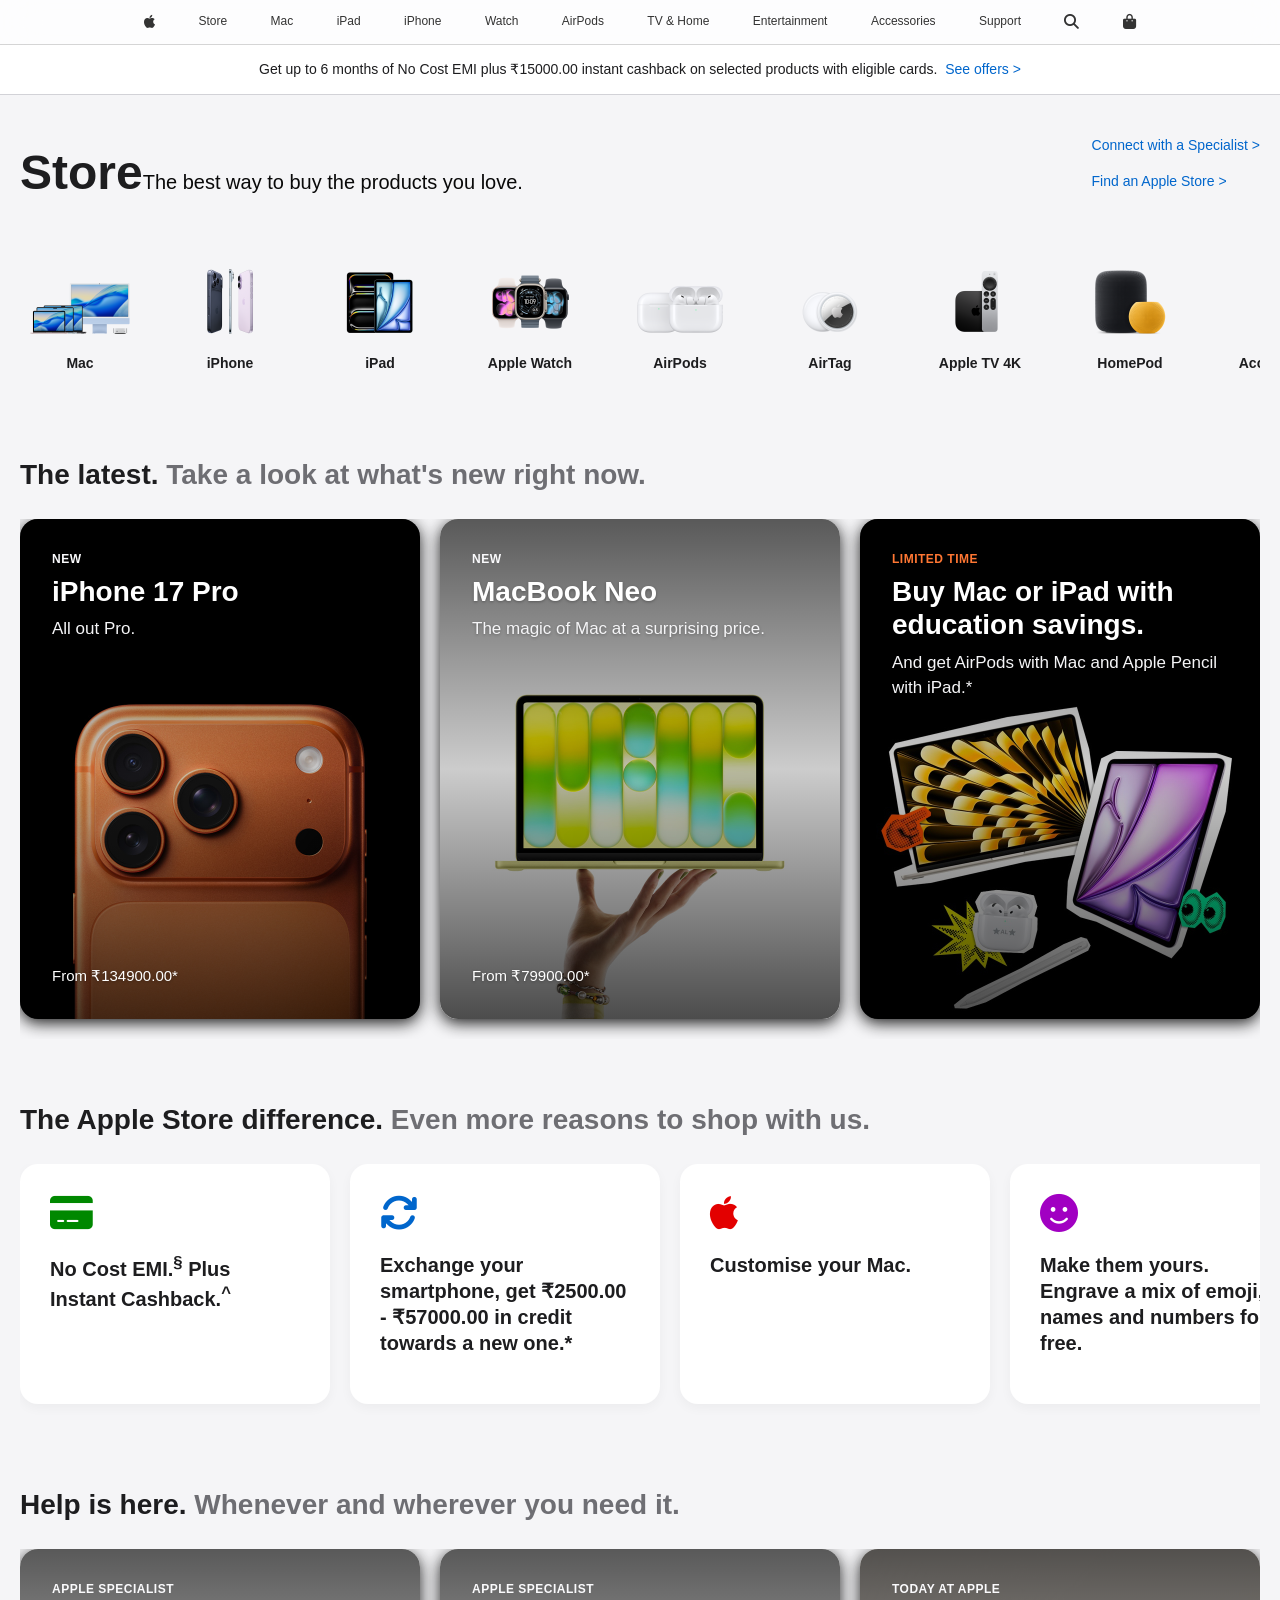
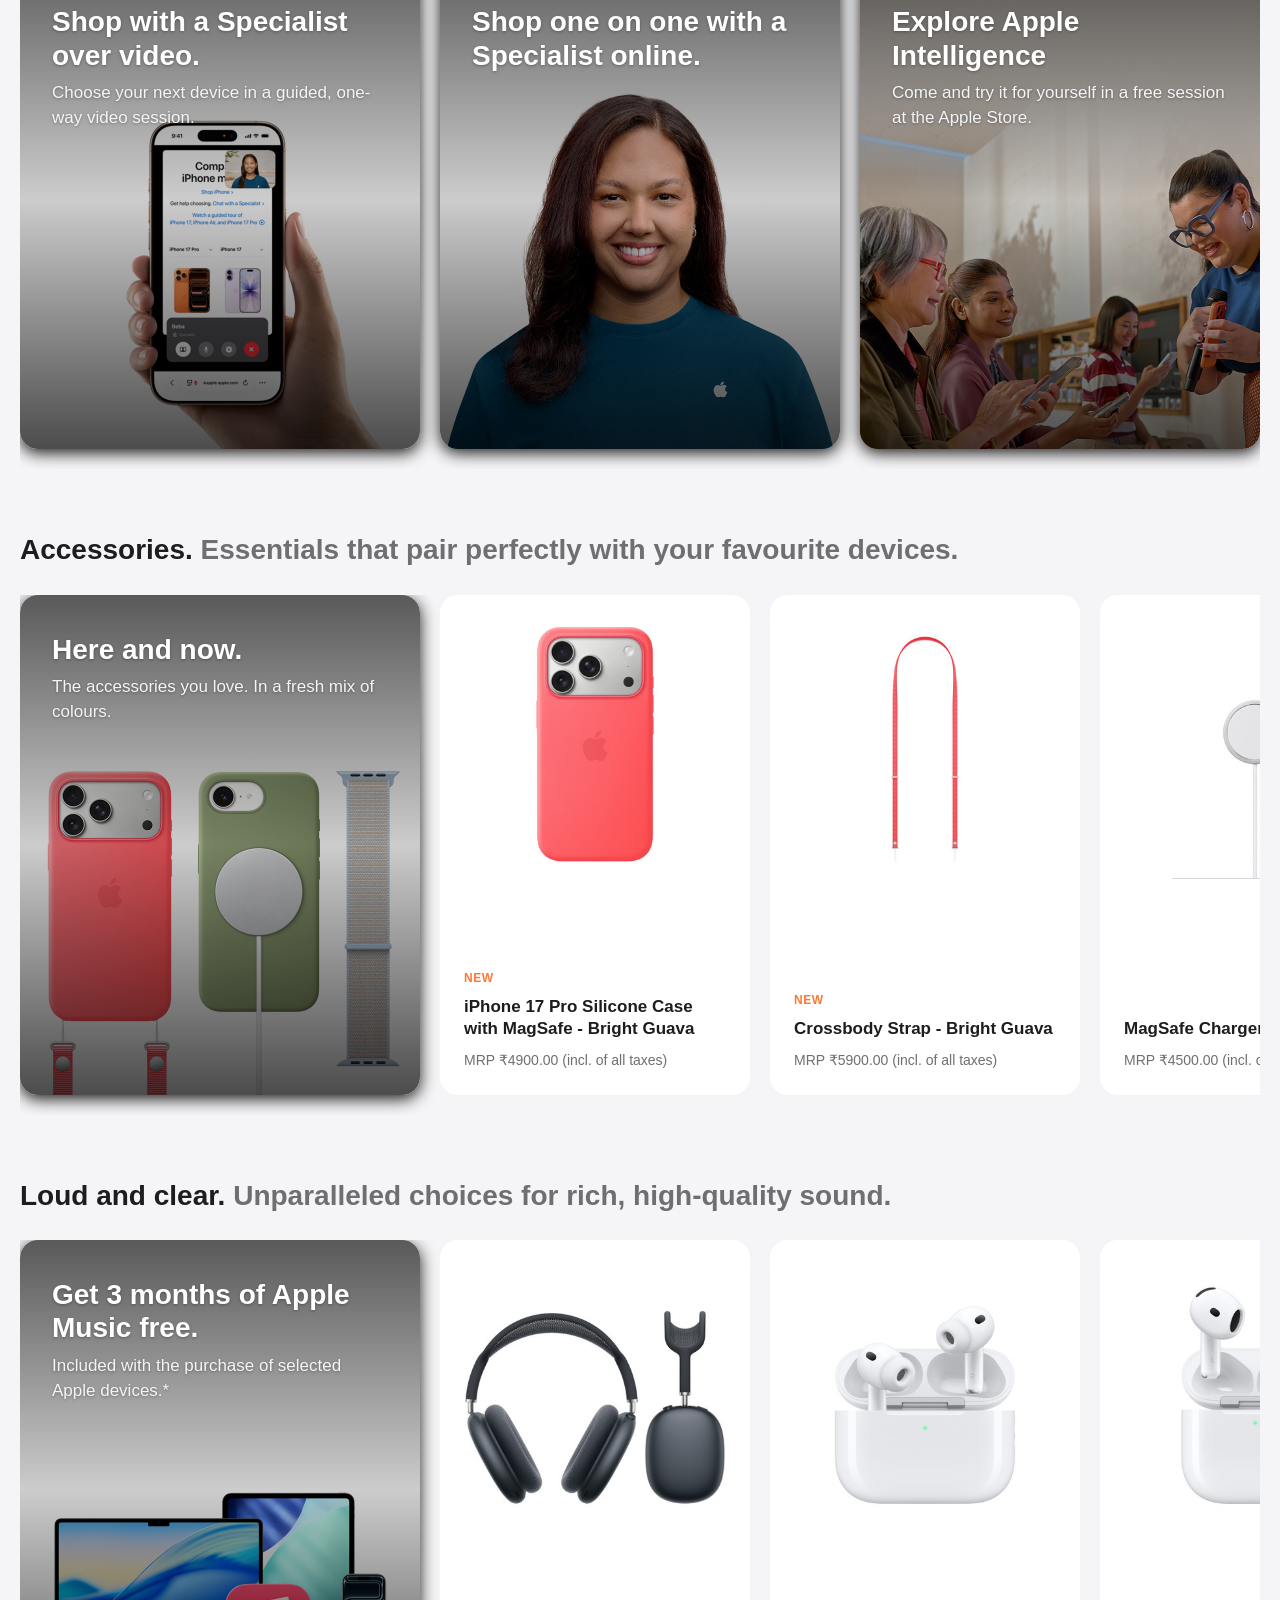
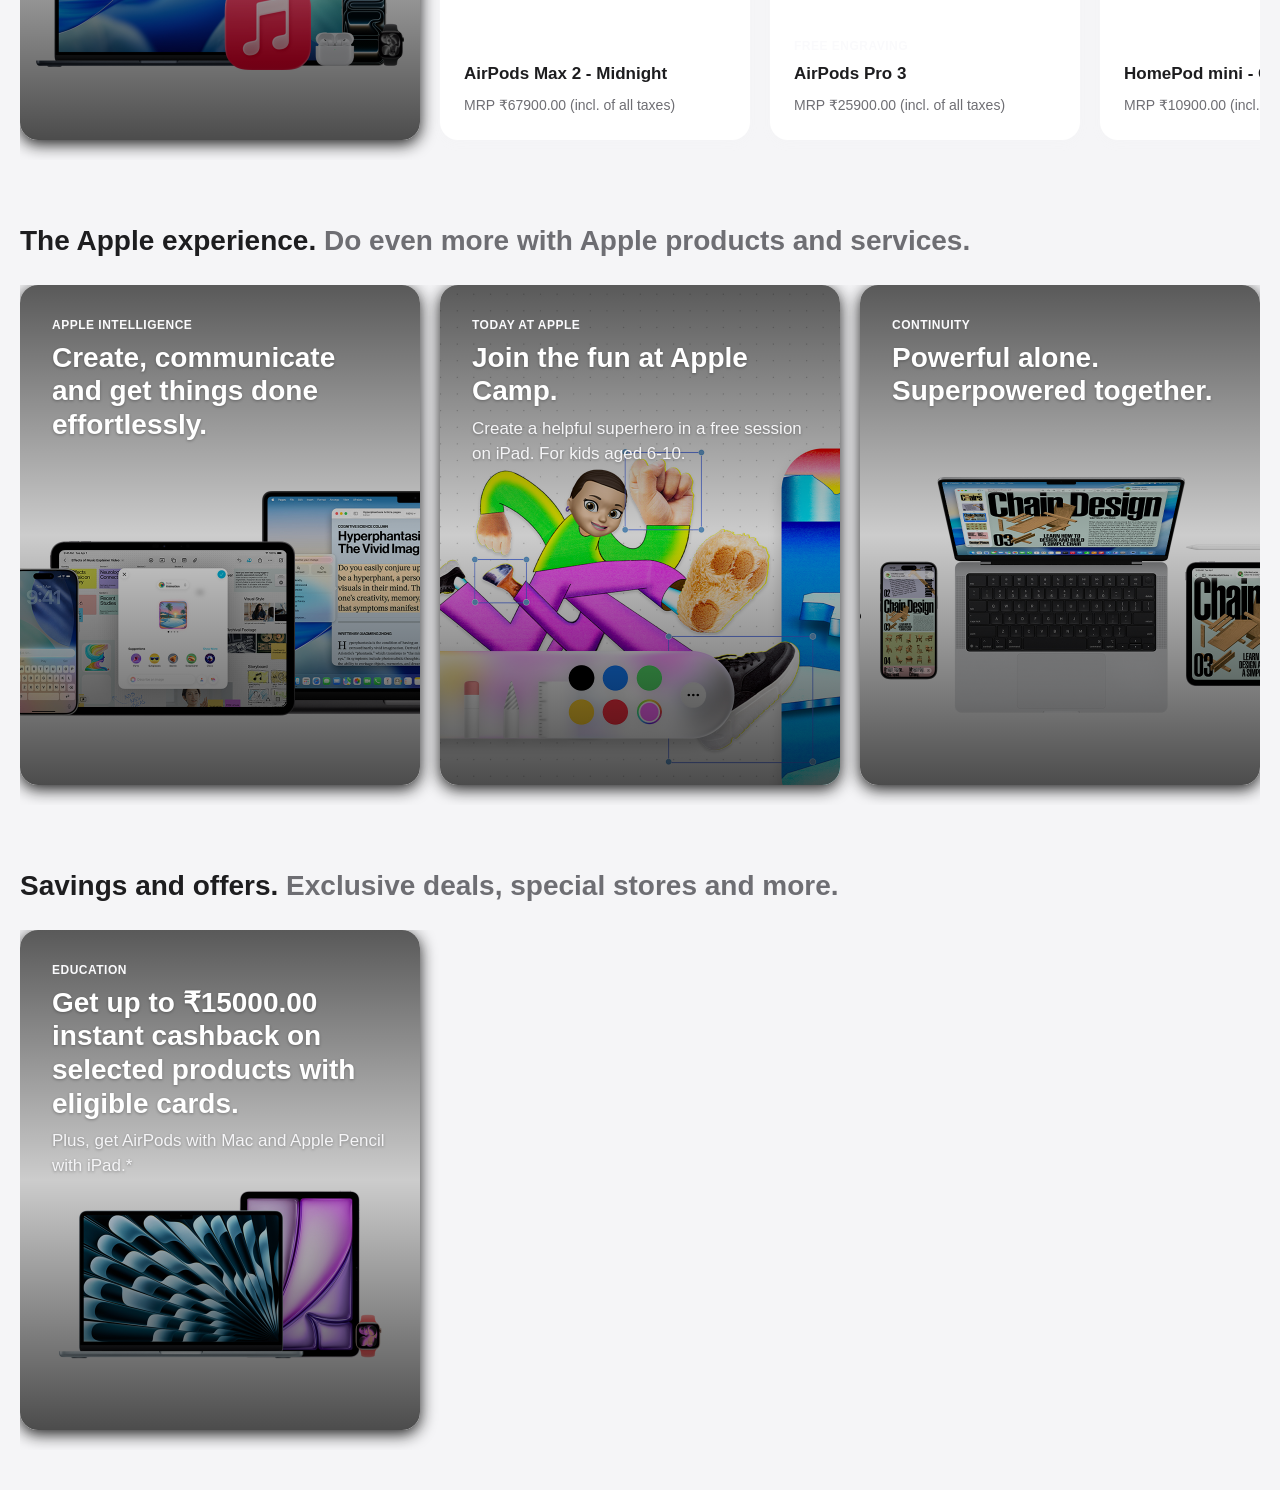
<file: index.html>
<!DOCTYPE html>
<html lang="en">
<head>
  <meta charset="UTF-8">
  <meta name="viewport" content="width=device-width, initial-scale=1.0">
  <title>Apple Store Online Clone</title>
  
  <!-- Font Awesome Icons -->
  <link rel="stylesheet" href="https://cdnjs.cloudflare.com/ajax/libs/font-awesome/6.4.0/css/all.min.css">
  
  <!-- External CSS Stylesheet -->
  <link rel="stylesheet" href="./store.css">
</head>
<body>

  <!-- ==========================================
       1. GLOBAL NAVIGATION BAR SECTION
       ========================================== -->
  <header class="global-nav-container">
    <nav class="global-nav">
      <a href="#" class="nav-logo" aria-label="Apple Home"><i class="fa-brands fa-apple"></i></a>
      <a href="#" class="nav-item">Store</a>
      <a href="#" class="nav-item">Mac</a>
      <a href="#" class="nav-item">iPad</a>
      <a href="#" class="nav-item">iPhone</a>
      <a href="#" class="nav-item">Watch</a>
      <a href="#" class="nav-item">AirPods</a>
      <a href="#" class="nav-item">TV & Home</a>
      <a href="#" class="nav-item">Entertainment</a>
      <a href="#" class="nav-item">Accessories</a>
      <a href="#" class="nav-item">Support</a>
      <a href="#" class="nav-icon" aria-label="Search"><i class="fa-solid fa-magnifying-glass"></i></a>
      <a href="#" class="nav-icon" aria-label="Shopping Bag"><i class="fa-solid fa-bag-shopping"></i></a>
    </nav>
  </header>

  <!-- ==========================================
       2. PROMOTIONAL OFFER BANNER
       ========================================== -->
  <section class="offer-banner">
    <p>
      Get up to 6 months of No Cost EMI plus ₹15000.00 instant cashback on selected products with eligible cards.
      <a href="#">See offers &gt;</a>
    </p>
  </section>

  <!-- MAIN STORE CONTENT WRAPPER -->
  <main class="store-wrapper">

    <!-- ==========================================
         3. HERO / STORE HEADER SECTION
         ========================================== -->
    <section class="store-hero">
      <div class="hero-headline">
        <h1>Store<span>The best way to buy the products you love.</span></h1>
      </div>
      <div class="hero-assistance">
        <div class="assist-card">
  
          <div class="assist-text">
            <a href="#">Connect with a Specialist &gt;</a>
          </div>
        </div>
        <div class="assist-card">
          <div class="assist-text">
            <a href="#">Find an Apple Store &gt;</a>
          </div>
        </div>
      </div>
    </section>

    <!-- ==========================================
         4. CATEGORY NAVIGATION SLIDER
         ========================================== -->
    <section class="category-slider-section">
      <div class="horizontal-scroll category-list">
        <div class="category-thumb">
          <img src="mac.png" alt="Mac">
          <span>Mac</span>
        </div>
        <div class="category-thumb">
          <img src="iphone.png" alt="iPhone">
          <span>iPhone</span>
        </div>
        <div class="category-thumb">
          <img src="ipad.png" alt="iPad">
          <span>iPad</span>
        </div>
        <div class="category-thumb">
          <img src="apple watch.png" alt="Apple Watch">
          <span>Apple Watch</span>
        </div>
        <div class="category-thumb">
          <img src="airpods.png" alt="AirPods">
          <span>AirPods</span>
        </div>
        <div class="category-thumb">
          <img src="airtag.png" alt="AirTag">
          <span>AirTag</span>
        </div>
        <div class="category-thumb">
          <img src="apple tv 4k.png" alt="Apple TV 4K">
          <span>Apple TV 4K</span>
        </div>
        <div class="category-thumb">
          <img src="homepod.png" alt="HomePod">
          <span>HomePod</span>
        </div>
        <div class="category-thumb">
          <img src="accessories.png" alt="Accessories">
          <span>Accessories</span>
        </div>
      </div>
    </section>

    <!-- ==========================================
         5. SECTION: "THE LATEST" PRODUCT CAROUSEL (IMAGE BACKGROUND CARDS)
         ========================================== -->
    <section class="store-section">
      <h2 class="section-heading">The latest. <span>Take a look at what's new right now.</span></h2>      
      <div class="horizontal-scroll cards-carousel">
        
        <!-- Card 1 -->
        <div class="showcase-card bg-card" style="background-image: url('orange.jpg');">
          <div class="card-overlay"></div>
          <div class="card-content">
            <span class="card-eyebrow">NEW</span>
            <h3 class="card-title">iPhone 17 Pro</h3>
            <p class="card-subtitle">All out Pro.</p>
            <span class="card-price">From ₹134900.00*</span>
          </div>
        </div>

        <!-- Card 2 -->
        <div class="showcase-card bg-card" style="background-image: url('hand lap.jpg');">
          <div class="card-overlay"></div>
          <div class="card-content">
            <span class="card-eyebrow">NEW</span>
            <h3 class="card-title">MacBook Neo</h3>
            <p class="card-subtitle">The magic of Mac at a surprising price.</p>
            <span class="card-price">From ₹79900.00*</span>
          </div>
        </div>

        <!-- Card 3 -->
        <div class="showcase-card bg-card" style="background-image: url('yellow pad.jpg');">
          <div class="card-overlay"></div>
          <div class="card-content">
            <span class="card-eyebrow orange-text">LIMITED TIME</span>
            <h3 class="card-title">Buy Mac or iPad with education savings.</h3>
            <p class="card-subtitle">And get AirPods with Mac and Apple Pencil with iPad.*</p>
          </div>
        </div>

        <!-- Card 4 -->
        <div class="showcase-card bg-card" style="background-image: url('two mob.jpg');">
          <div class="card-overlay"></div>
          <div class="card-content">
            <span class="card-eyebrow">NEW</span>
            <h3 class="card-title">iPhone 17e</h3>
            <p class="card-subtitle">Feature stacked. Value packed.</p>
            <span class="card-price">From ₹64900.00*</span>
          </div>
        </div>

        <!-- Card 5 -->
        <div class="showcase-card bg-card" style="background-image: url('head ph.jpg');">
          <div class="card-overlay"></div>
          <div class="card-content">
            <h3 class="card-title">AirPods Max 2</h3>
            <p class="card-subtitle">New intelligent features. More immersive listening.</p>
            <span class="card-price">From ₹67900.00*</span>
          </div>
        </div>

        <!-- Card 6 -->
        <div class="showcase-card bg-card" style="background-image: url('fold lap.jpg');">
          <div class="card-overlay"></div>
          <div class="card-content">
            <h3 class="card-title">MacBook Pro</h3>
            <p class="card-subtitle">Now with M5, M5 Pro and M5 Max.</p>
            <span class="card-price">From ₹239900.00*</span>
          </div>
        </div>

      </div>
  
    </section>

    <!-- ==========================================
         6. SECTION: "THE APPLE STORE DIFFERENCE"
         ========================================== -->
    <section class="store-section">
      <h2 class="section-heading">The Apple Store difference. <span>Even more reasons to shop with us.</span></h2>
      <div class="horizontal-scroll difference-grid">
        
        <div class="feature-card">
          <i class="fa-solid fa-credit-card feature-icon green-icon"></i>
          <h4>No Cost EMI.<sup>§</sup> Plus Instant Cashback.<sup>^</sup></h4>
        </div>

        <div class="feature-card">
          <i class="fa-solid fa-arrows-rotate feature-icon blue-icon"></i>
          <h4>Exchange your smartphone, get ₹2500.00 - ₹57000.00 in credit towards a new one.*</h4>
        </div>

        <div class="feature-card">
          <i class="fa-brands fa-apple feature-icon red-icon"></i>
          <h4>Customise your Mac.</h4>
        </div>

        <div class="feature-card">
          <i class="fa-solid fa-face-smile feature-icon purple-icon"></i>
          <h4>Make them yours. Engrave a mix of emoji, names and numbers for free.</h4>
        </div>

        <div class="feature-card">
          <i class="fa-solid fa-box-open feature-icon green-icon"></i>
          <h4>Enjoy free delivery, or easy pickup from an Apple Store.</h4>
        </div>

        <div class="feature-card">
          <i class="fa-solid fa-mobile-screen-button feature-icon blue-icon"></i>
          <h4>Trade in your eligible Mac, Apple Watch or iPad for instant credit.*</h4>
        </div>

      </div>
    </section>

    <!-- ==========================================
         7. SECTION: "HELP IS HERE" (BACKGROUND IMAGES)
         ========================================== -->
    <section class="store-section">
      <h2 class="section-heading">Help is here. <span>Whenever and wherever you need it.</span></h2>
      <div class="horizontal-scroll cards-carousel">
        
        <div class="showcase-card bg-card" style="background-image: url('v.jpg');">
          <div class="card-overlay"></div>
          <div class="card-content">
            <span class="card-eyebrow">APPLE SPECIALIST</span>
            <h3 class="card-title">Shop with a Specialist over video.</h3>
            <p class="card-subtitle">Choose your next device in a guided, one-way video session.</p>
          </div>
        </div>

        <div class="showcase-card bg-card" style="background-image: url('specialist.png');">
          <div class="card-overlay"></div>
          <div class="card-content">
            <span class="card-eyebrow">APPLE SPECIALIST</span>
            <h3 class="card-title">Shop one on one with a Specialist online.</h3>
          </div>
        </div>

        <div class="showcase-card bg-card" style="background-image: url('explore.png');">
          <div class="card-overlay"></div>
          <div class="card-content">
            <span class="card-eyebrow">TODAY AT APPLE</span>
            <h3 class="card-title">Explore Apple Intelligence</h3>
            <p class="card-subtitle">Come and try it for yourself in a free session at the Apple Store.</p>
          </div>
        </div>

        <div class="showcase-card bg-card" style="background-image: url('store.jpg');">
          <div class="card-overlay"></div>
          <div class="card-content">
            <span class="card-eyebrow">TODAY AT APPLE</span>
            <h3 class="card-title">Join free sessions at your Apple Store.</h3>
            <p class="card-subtitle">Learn about the latest features and how to go further with your Apple devices.</p>
          </div>
        </div>

      </div>
    </section>

    <!-- ==========================================
         8. SECTION: ACCESSORIES
         ========================================== -->
    <section class="store-section">
      <h2 class="section-heading">Accessories. <span>Essentials that pair perfectly with your favourite devices.</span></h2>
      <div class="horizontal-scroll cards-carousel">
        
        <div class="showcase-card bg-card" style="background-image: url('red apple.jpg');">
          <div class="card-overlay"></div>
          <div class="card-content">
            <h3 class="card-title">Here and now.</h3>
            <p class="card-subtitle">The accessories you love. In a fresh mix of colours.</p>
          </div>
        </div>

        <div class="accessory-card">
          <div class="accessory-img">
            <img src="red apple2.jpg" alt="iPhone Case">
          </div>
          <div class="accessory-details">
            <span class="card-eyebrow orange-text">NEW</span>
            <h4>iPhone 17 Pro Silicone Case with MagSafe - Bright Guava</h4>
            <p class="accessory-price">MRP ₹4900.00 (incl. of all taxes)</p>
          </div>
        </div>

        <div class="accessory-card">
          <div class="accessory-img">
            <img src="thred.jpg" alt="Crossbody Strap">
          </div>
          <div class="accessory-details">
            <span class="card-eyebrow orange-text">NEW</span>
            <h4>Crossbody Strap - Bright Guava</h4>
            <p class="accessory-price">MRP ₹5900.00 (incl. of all taxes)</p>
          </div>
        </div>

        <div class="accessory-card">
          <div class="accessory-img">
            <img src="o.jpg" alt="MagSafe Charger">
          </div>
          <div class="accessory-details">
            <h4>MagSafe Charger (1m)</h4>
            <p class="accessory-price">MRP ₹4500.00 (incl. of all taxes)</p>
          </div>
        </div>

        <div class="accessory-card">
          <div class="accessory-img">
            <img src="pink.jpg" alt="Sport Band">
          </div>
          <div class="accessory-details">
            <h4>46mm Clementine Sport Band - M/L</h4>
            <p class="accessory-price">MRP ₹4500.00 (incl. of all taxes)</p>
          </div>
        </div>

      </div>
    </section>

    <!-- ==========================================
         9. SECTION: LOUD AND CLEAR (AUDIO)
         ========================================== -->
    <section class="store-section">
      <h2 class="section-heading">Loud and clear. <span>Unparalleled choices for rich, high-quality sound.</span></h2>
      <div class="horizontal-scroll cards-carousel">
        
        <div class="showcase-card bg-card" style="background-image: url('music.jpg');">
          <div class="card-overlay"></div>
          <div class="card-content">
            <h3 class="card-title">Get 3 months of Apple Music free.</h3>
            <p class="card-subtitle">Included with the purchase of selected Apple devices.*</p>
          </div>
        </div>

        <div class="accessory-card">
          <div class="accessory-img">
            <img src="black head ph.jpg" alt="AirPods Max">
          </div>
          <div class="accessory-details">
            <h4>AirPods Max 2 - Midnight</h4>
            <p class="accessory-price">MRP ₹67900.00 (incl. of all taxes)</p>
          </div>
        </div>

        <div class="accessory-card">
          <div class="accessory-img">
            <img src="white air.jpg" alt="AirPods Pro 3">
          </div>
          <div class="accessory-details">
            <span class="card-eyebrow">FREE ENGRAVING</span>
            <h4>AirPods Pro 3</h4>
            <p class="accessory-price">MRP ₹25900.00 (incl. of all taxes)</p>
          </div>
        </div>

        <div class="accessory-card">
          <div class="accessory-img">
            <img src="second white air.jpg" alt="HomePod mini">
          </div>
          <div class="accessory-details">
            <h4>HomePod mini - Orange</h4>
            <p class="accessory-price">MRP ₹10900.00 (incl. of all taxes)</p>
          </div>
        </div>

      </div>
    </section>

    <!-- ==========================================
         10. SECTION: THE APPLE EXPERIENCE
         ========================================== -->
    <section class="store-section">
      <h2 class="section-heading">The Apple experience. <span>Do even more with Apple products and services.</span></h2>
      <div class="horizontal-scroll cards-carousel">
        
        <div class="showcase-card bg-card" style="background-image: url('multi lap.jpg');">
          <div class="card-overlay"></div>
          <div class="card-content">
            <span class="card-eyebrow">APPLE INTELLIGENCE</span>
            <h3 class="card-title">Create, communicate and get things done effortlessly.</h3>
          </div>
        </div>

        <div class="showcase-card bg-card" style="background-image: url('run.png');">
          <div class="card-overlay"></div>
          <div class="card-content">
            <span class="card-eyebrow">TODAY AT APPLE</span>
            <h3 class="card-title">Join the fun at Apple Camp.</h3>
            <p class="card-subtitle">Create a helpful superhero in a free session on iPad. For kids aged 6-10.</p>
          </div>
        </div>

        <div class="showcase-card bg-card" style="background-image: url('design.jpg');">
          <div class="card-overlay"></div>
          <div class="card-content">
            <span class="card-eyebrow">CONTINUITY</span>
            <h3 class="card-title">Powerful alone. Superpowered together.</h3>
          </div>
        </div>

      </div>
    </section>

    <!-- ==========================================
         11. SECTION: SAVINGS AND OFFERS
         ========================================== -->
    <section class="store-section">
      <h2 class="section-heading">Savings and offers. <span>Exclusive deals, special stores and more.</span></h2>
      <div class="horizontal-scroll cards-carousel">
        
        <div class="showcase-card bg-card" style="background-image: url('final.jpg');">
          <div class="card-overlay"></div>
          <div class="card-content">
            <span class="card-eyebrow">EDUCATION</span>
            <h3 class="card-title">Get up to ₹15000.00 instant cashback on selected products with eligible cards.</h3>
            <p class="card-subtitle">Plus, get AirPods with Mac and Apple Pencil with iPad.*</p>
          </div>
</file>
<file: store.css>
/* ==========================================================================
   GLOBAL RESET & TYPOGRAPHY STYLES
   ========================================================================== */

* {
  margin: 0;
  padding: 0;
  box-sizing: border-box;
  font-family: -apple-system, BlinkMacSystemFont, "SF Pro Display", "SF Pro Text", "Helvetica Neue", Helvetica, Arial, sans-serif;
  -webkit-font-smoothing: antialiased;
}

body {
  background-color: #f5f5f7;
  color: #1d1d1f;
  line-height: 1.47059;
  overflow-x: hidden;
}

a {
  color: #0066cc;
  text-decoration: none;
}

a:hover {
  text-decoration: underline;
}

/* ==========================================================================
   1. GLOBAL NAVIGATION BAR STYLES
   ========================================================================== */

.global-nav-container {
  background-color: rgba(255, 255, 255, 0.8);
  backdrop-filter: blur(20px);
  -webkit-backdrop-filter: blur(20px);
  position: sticky;
  top: 0;
  z-index: 9999;
  border-bottom: 1px solid rgba(0, 0, 0, 0.16);
}

.global-nav {
  max-width: 1024px;
  margin: 0 auto;
  display: flex;
  justify-content: space-between;
  align-items: center;
  height: 44px;
  padding: 0 16px;
}

.global-nav .nav-item {
  color: #000000;
  opacity: 0.8;
  font-size: 12px;
  font-weight: 400;
  transition: opacity 0.2s ease;
}

.global-nav .nav-item:hover,
.global-nav .nav-icon:hover,
.global-nav .nav-logo:hover {
  opacity: 1;
  text-decoration: none;
}

.global-nav .nav-logo,
.global-nav .nav-icon {
  color: #000000;
  opacity: 0.8;
  font-size: 15px;
}

/* ==========================================================================
   2. PROMOTIONAL OFFER BANNER
   ========================================================================== */

.offer-banner {
  background-color: #ffffff;
  text-align: center;
  padding: 14px 16px;
  font-size: 14px;
  color: #1d1d1f;
  border-bottom: 1px solid #d2d2d7;
}

.offer-banner a {
  margin-left: 4px;
  font-weight: 400;
}

/* ==========================================================================
   MAIN WRAPPER & HERO SECTION
   ========================================================================== */

.store-wrapper {
  max-width: 1280px;
  margin: 0 auto;
  padding: 40px 20px;
}

.store-hero {
  display: flex;
  justify-content: space-between;
  align-items: flex-start;
  margin-bottom: 50px;
  flex-wrap: wrap;
  gap: 20px;
}

.hero-headline h1 {
  font-size: 48px;
  font-weight: 600;
  color: #1d1d1f;
  line-height: 1.6;
}

.hero-headline h1 span {
  color: #090909;
  font-size: 20px;
  font-weight: 100;
  line-height: 0.6;
  padding-left: 90px:

}

.hero-assistance {
  display: flex;
  flex-direction: column;
  gap: 16px;
}

.assist-card {
  display: flex;
  align-items: center;
  gap: 12px;
  font-size: 14px;
}

.assist-avatar i {
  display: flex;
  font-size: 32px;
  color: #1d1d1f;
  flex-direction: column;
  justify-content: flex-end;
  align-items: flex-end;
  margin-left: 20px;
  padding-left: 20px;
  padding-bottom: 60px;
}

.assist-text {
  display: flex;
  flex-direction: column;
}

.assist-text span {
  font-weight: 600;
  color: #1d1d1f;
}

/* ==========================================================================
   SHARED HORIZONTAL SCROLLING CONTAINER
   ========================================================================== */

.horizontal-scroll {
  display: flex;
  gap: 20px;
  overflow-x: auto;
  scroll-behavior: smooth;
  padding-bottom: 20px;
  -webkit-overflow-scrolling: touch;
  scrollbar-width: none;
}

.horizontal-scroll::-webkit-scrollbar {
  display: none;
}

/* ==========================================================================
   3. CATEGORY SLIDER STYLES
   ========================================================================== */

.category-slider-section {
  margin-bottom: 40px;
}

.category-list {
  gap: 30px;
}

.category-thumb {
  display: flex;
  flex-direction: column;
  align-items: center;
  min-width: 120px;
  cursor: pointer;
  text-align: center;
}

.category-thumb img {
  width: 100px;
  height: 80px;
  object-fit: contain;
  margin-bottom: 12px;
  transition: transform 0.2s ease;
}

.category-thumb:hover img {
  transform: scale(1.05);
}

.category-thumb span {
  font-size: 14px;
  font-weight: 600;
  color: #1d1d1f;
}

/* ==========================================================================
   4. SHOWCASE CARDS WITH FULL BACKGROUND IMAGES AND OVERLAY TEXT
   ========================================================================== */

.store-section {
  margin-top: 60px;
}

.section-heading {
  font-size: 28px;
  font-weight: 600;
  margin-bottom: 24px;
  color: #1d1d1f;
}

.section-heading span {
  color: #6e6e73;
}

/* Base Card Shell */
.showcase-card {
  min-width: 400px;
  max-width: 400px;
  height: 500px;
  border-radius: 18px;
  display: flex;
  flex-direction: column;
  justify-content: flex-start;
  box-shadow: 0 4px 16px rgba(12, 12, 12, 0.938);
  transition: transform 0.3s cubic-bezier(0, 0, 0.5, 1), box-shadow 0.3s ease;
  cursor: pointer;
  flex-shrink: 0;
  position: relative;
  overflow: hidden;
}

.showcase-card:hover {
  transform: scale(1.015);
  box-shadow: 0 12px 24px rgba(0, 0, 0, 0.15);
}

/* Full Cover Background Image Class */
.bg-card {
  background-size: cover;
  background-position: center;
  background-repeat: no-repeat;
  color: #ffffff; /* White text over image backgrounds */
}

/* Gradient Overlay to Ensure Legibility */
.card-overlay {
  position: absolute;
  top: 0;
  left: 0;
  width: 100%;
  height: 100%;
  background: linear-gradient(180deg, rgba(0, 0, 0, 0.65) 0%, rgba(0, 0, 0, 0.2) 50%, rgba(0, 0, 0, 0.7) 100%);
  z-index: 1;
}

/* Card Content Container Resting On Top of Overlay */
.card-content {
  padding: 32px;
  position: relative;
  z-index: 2;
  display: flex;
  flex-direction: column;
  height: 100%;
}

.card-eyebrow {
  font-size: 12px;
  font-weight: 600;
  color: #fafafc;
  letter-spacing: 0.5px;
  text-transform: uppercase;
}

.orange-text {
  color: #ff7733;
}

.card-title {
  font-size: 28px;
  font-weight: 600;
  margin-top: 6px;
  line-height: 1.2;
  color: #ffffff;
  text-shadow: 0 1px 3px rgba(0, 0, 0, 0.3);
}

.card-subtitle {
  font-size: 17px;
  margin-top: 8px;
  color: #f5f5f7;
  text-shadow: 0 1px 3px rgba(0, 0, 0, 0.3);
}

.card-price {
  margin-top: auto; /* Pushes price to bottom of card content */
  font-size: 15px;
  font-weight: 500;
  color: #ffffff;
  text-shadow: 0 1px 3px rgba(8, 8, 8, 0.3);
}

/* ==========================================================================
   5. APPLE STORE DIFFERENCE FEATURE CARDS
   ========================================================================== */

.difference-grid {
  gap: 20px;
}

.feature-card {
  background: #ffffff;
  min-width: 310px;
  max-width: 310px;
  height: 240px;
  padding: 30px;
  border-radius: 18px;
  box-shadow: 0 4px 12px rgba(0, 0, 0, 0.04);
  display: flex;
  flex-direction: column;
  justify-content: flex-start;
  gap: 20px;
  flex-shrink: 0;
}

.feature-icon {
  font-size: 38px;
}

.green-icon { color: #008800; }
.blue-icon { color: #0066cc; }
.red-icon { color: #e30000; }
.purple-icon { color: #a100c2; }

.feature-card h4 {
  font-size: 20px;
  font-weight: 600;
  line-height: 1.3;
  color: #1d1d1f;
}

/* ==========================================================================
   6. ACCESSORY ITEM CARDS
   ========================================================================== */

.accessory-card {
  background-color: #ffffff;
  min-width: 310px;
  max-width: 310px;
  height: 500px;
  border-radius: 18px;
  padding: 24px;
  display: flex;
  flex-direction: column;
  justify-content: space-between;
  box-shadow: 0 4px 12px rgba(241, 239, 239, 0.04);
  flex-shrink: 0;
  cursor: pointer;
  overflow: hidden;
}

.accessory-img {
  width: 100%;
  height: 260px;
  display: flex;
  justify-content: center;
  align-items: center;
  overflow: hidden;
}

.accessory-img img {
  max-width: 100%;
  max-height: 100%;
  object-fit: contain;
}

.accessory-details {
  display: flex;
  flex-direction: column;
  justify-content: flex-end;
}

.accessory-details h4 {
  font-size: 17px;
  font-weight: 600;
  margin-top: 8px;
  color: #1d1d1f;
  line-height: 1.3;
}

.accessory-price {
  font-size: 14px;
  color: #6e6e73;
  margin-top: 10px;
}

/* ==========================================================================
   7. QUICK LINKS SECTION
   ========================================================================== */

.quick-links-section {
  margin-top: 60px;
  margin-bottom: 40px;
}

.quick-links-section h3 {
  font-size: 24px;
  font-weight: 600;
  margin-bottom: 20px;
}

.quick-buttons {
  display: flex;
  gap: 12px;
  flex-wrap: wrap;
}

.quick-btn {
  background-color: #e8e8ed;
  color: #1d1d1f;
  padding: 10px 18px;
  border-radius: 20px;
  font-size: 14px;
  font-weight: 400;
  transition: background-color 0.2s ease;
}

.quick-btn:hover {
  background-color: #d2d2d7;
  text-decoration: none;
}

/* ==========================================================================
   8. FOOTER AND LEGAL DISCLAIMERS
   ========================================================================== */

.footer-container {
  background-color: #f5f5f7;
  padding: 30px 20px 40px;
  border-top: 1px solid #d2d2d7;
  font-size: 12px;
  color: #f4f4fa;
  line-height: 1.33337;
}

.footer-content {
  max-width: 1024px;
  margin: 0 auto;
}

.footer-disclaimer {
  padding-bottom: 20px;
  border-bottom: 1px solid #d2d2d7;
  margin-bottom: 20px;
}

.footer-disclaimer p {
  margin-bottom: 8px;
}

.footer-directory {
  display: grid;
  grid-template-columns: repeat(5, 1fr);
  gap: 20px;
  margin-bottom: 30px;
}

.directory-column h5 {
  color: #1d1d1f;
  font-weight: 600;
  margin-top: 12px;
  margin-bottom: 8px;
}

.directory-column ul {
  list-style: none;
}

.directory-column ul li {
  margin-bottom: 6px;
}

.directory-column ul li a {
  color: #6e6e73;
}

.directory-column ul li a:hover {
  color: #1d1d1f;
}

.footer-legal {
  display: flex;
  justify-content: space-between;
  border-top: 1px solid #d2d2d7;
  padding-top: 20px;
  flex-wrap: wrap;
  gap: 10px;
}

.legal-links a {
  margin-left: 12px;
  color: #e6e6e8;
}

.legal-links a:hover {
  color: #1d1d1f;
}

/* ==========================================================================
   RESPONSIVE BREAKPOINTS
   ========================================================================== */

@media (max-width: 834px) {
  .hero-headline h1 {
    font-size: 36px;
  }

  .showcase-card {
    min-width: 320px;
    max-width: 320px;
    height: 460px;
  }

  .footer-directory {
    grid-template-columns: repeat(2, 1fr);
  }
}

@media (max-width: 500px) {
  .global-nav .nav-item {
    display: none;
  }

  .hero-headline h1 {
    font-size: 28px;
  }

  .showcase-card {
    min-width: 280px;
    max-width: 280px;
    height: 420px;
  }

  .footer-directory {
    grid-template-columns: 1fr;
  }

  .footer-legal {
    flex-direction: column;
  }

  .legal-links a {
    margin-left: 0;
    margin-right: 12px;
  }
}
</file>
